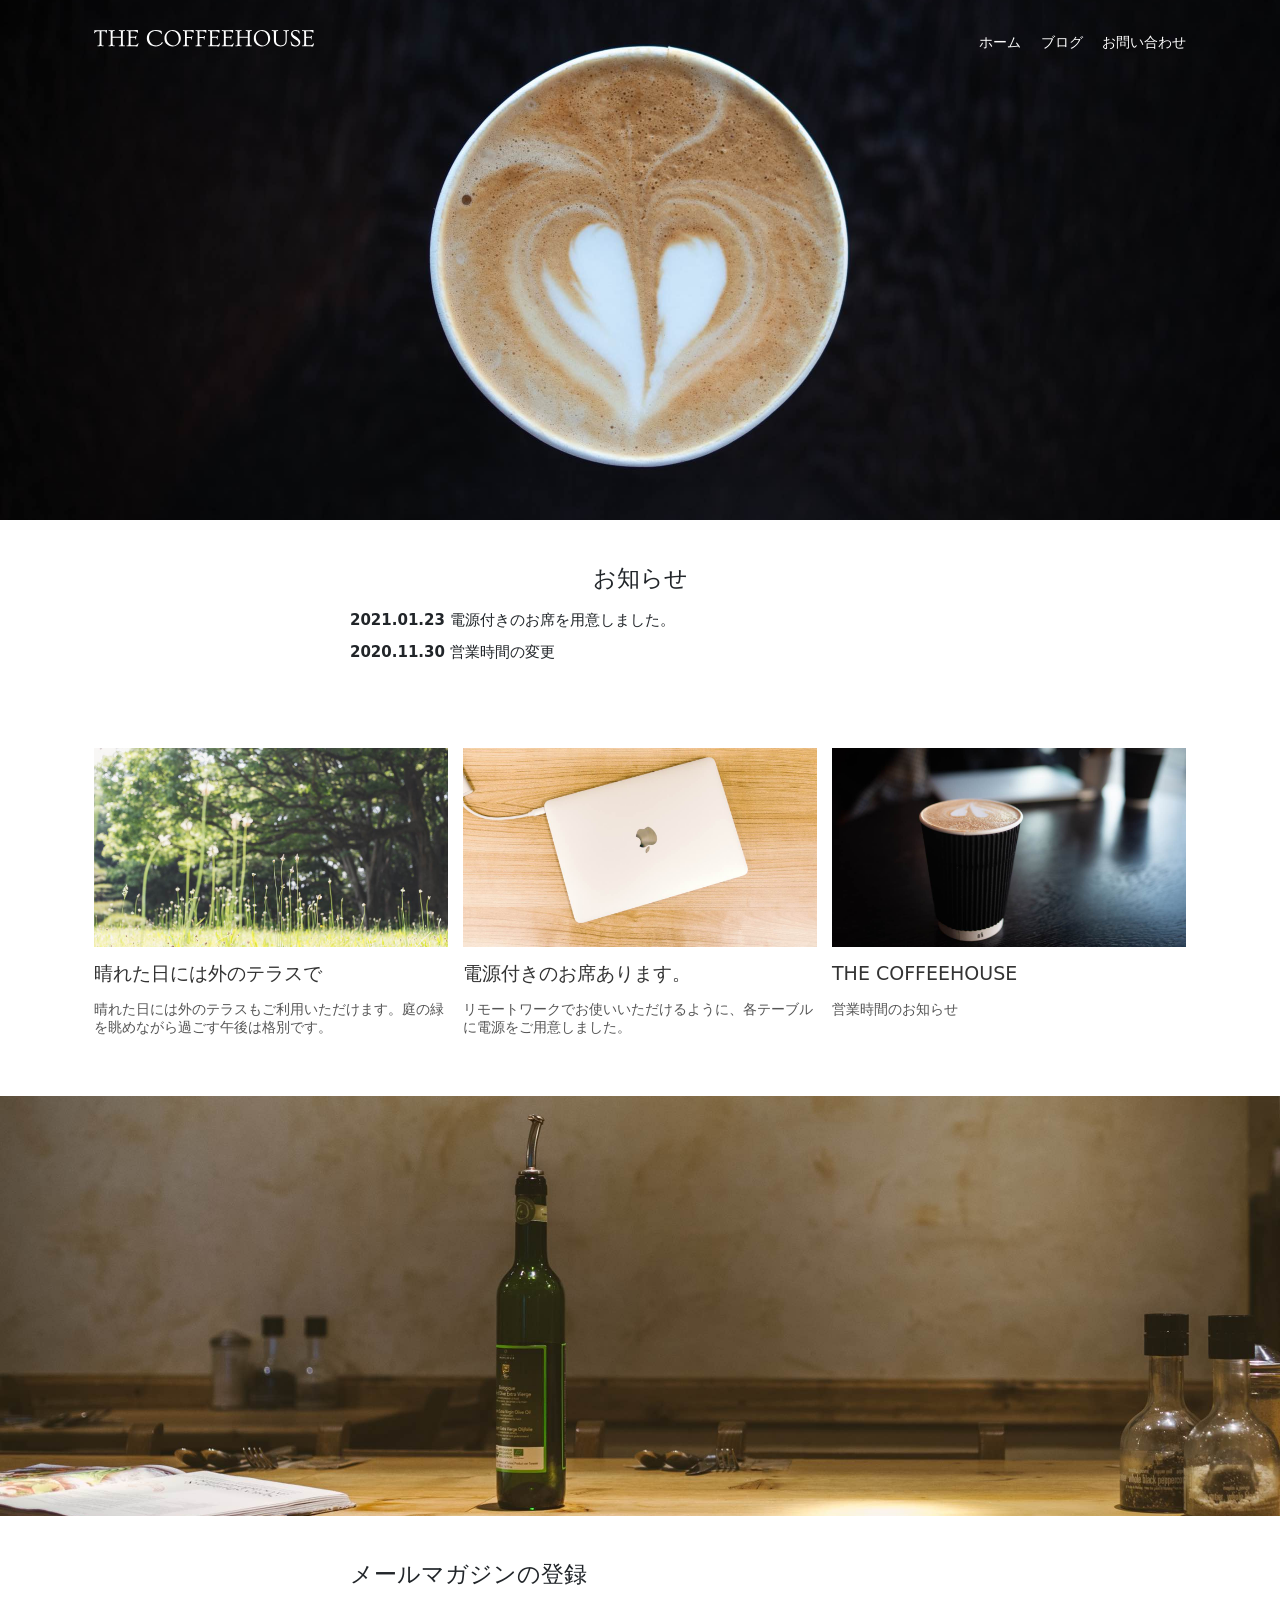
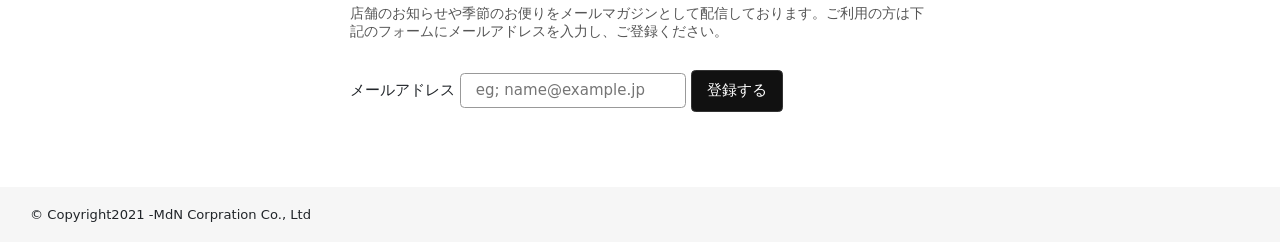
<file: art/index.html>
<!DOCTYPE html>
<html lang="ja">
<head>
    <meta charset="UTF-8">
    <meta http-equiv="X-UA-Compatible" content="IE=edge">
    <meta name="viewport" content="width=device-width, initial-scale=1.0">
    <title>coffee</title>
    <link rel="stylesheet" href="css/reboot.css">
    <link rel="stylesheet" href="css/style.css">
</head>
<body>
    <header>
        <div class="container site-header">
            <h1 class="header-logo site-header-section"><img src="images/thecoffeehouse.svg" alt="The coffeehouse"></h1>
            <!-- ナビゲーション -->
            <nav class="header-nav site-header-section">
                <ul class="">
                    <li class="nav-items"><a href="#">ホーム</a></li>
                    <li class="nav-items"><a href="#">ブログ</a></li>
                    <li class="nav-items"><a href="#">お問い合わせ</a></li>
                </ul>
            </nav>
        </div>
    </header>
    <main>
        <!-- お知らせ -->
        <section id="news" class="container">
            <h2>お知らせ</h2>
            <dl class="news-list">
                <dt>2021.01.23</dt>
                <dd>電源付きのお席を用意しました。</dd>
                <dt>2020.11.30</dt>
                <dd>営業時間の変更</dd>
            </dl>
        </section>
        <section id="blogs" class="container">
            <h2>From The coffeehouse</h2>
            <div class="blog-grid">
                <!-- ブログのアイテム1 -->
                <div class="blog-items">
                    <a href="#">
                        <img src="images/field.jpg" alt="サムネイルイメージ">
                        <h3>晴れた日には外のテラスで</h3>
                        <p>晴れた日には外のテラスもご利用いただけます。庭の緑を眺めながら過ごす午後は格別です。</p>
                    </a>
                </div>
                <!--ブログのアイテム2  -->
                <div class="blog-items">
                    <a href="#">
                        <img src="images/cowork.jpg" alt="サムネイルイメージ">
                        <h3>電源付きのお席あります。</h3>
                        <p>リモートワークでお使いいただけるように、各テーブルに電源をご用意しました。</p>
                    </a>
                </div>
                <!--ブログのアイテム3  -->
                <div class="blog-items">
                    <a href="#">
                        <img src="images/cafe.jpg" alt="サムネイルイメージ">
                        <h3>The CoffeeHouse</h3>
                        <p>営業時間のお知らせ</p>
                    </a>
                </div>
            </div>
        </section>
        <div class="divider"></div>
        <!-- メールマガジンの登録 -->
        <section id="mail-magazine" class="container">
            <h2>メールマガジンの登録</h2>
            <p>店舗のお知らせや季節のお便りをメールマガジンとして配信しております。ご利用の方は下記のフォームにメールアドレスを入力し、ご登録ください。</p>

            <form action="#">
                <label for="mailaddress">メールアドレス</label>
                <input type="email" name="mailaddress" id="mailaddress" placeholder="eg; name@example.jp">
                <input type="submit" value="登録する">
            </form>
        </section>
    </main>
    <!-- フッター -->
    <footer>
        <div class="container">
            <small>&copy; Copyright2021 -MdN Corpration Co., Ltd</small>
        </div>
    </footer>
</body>
</html>
</file>
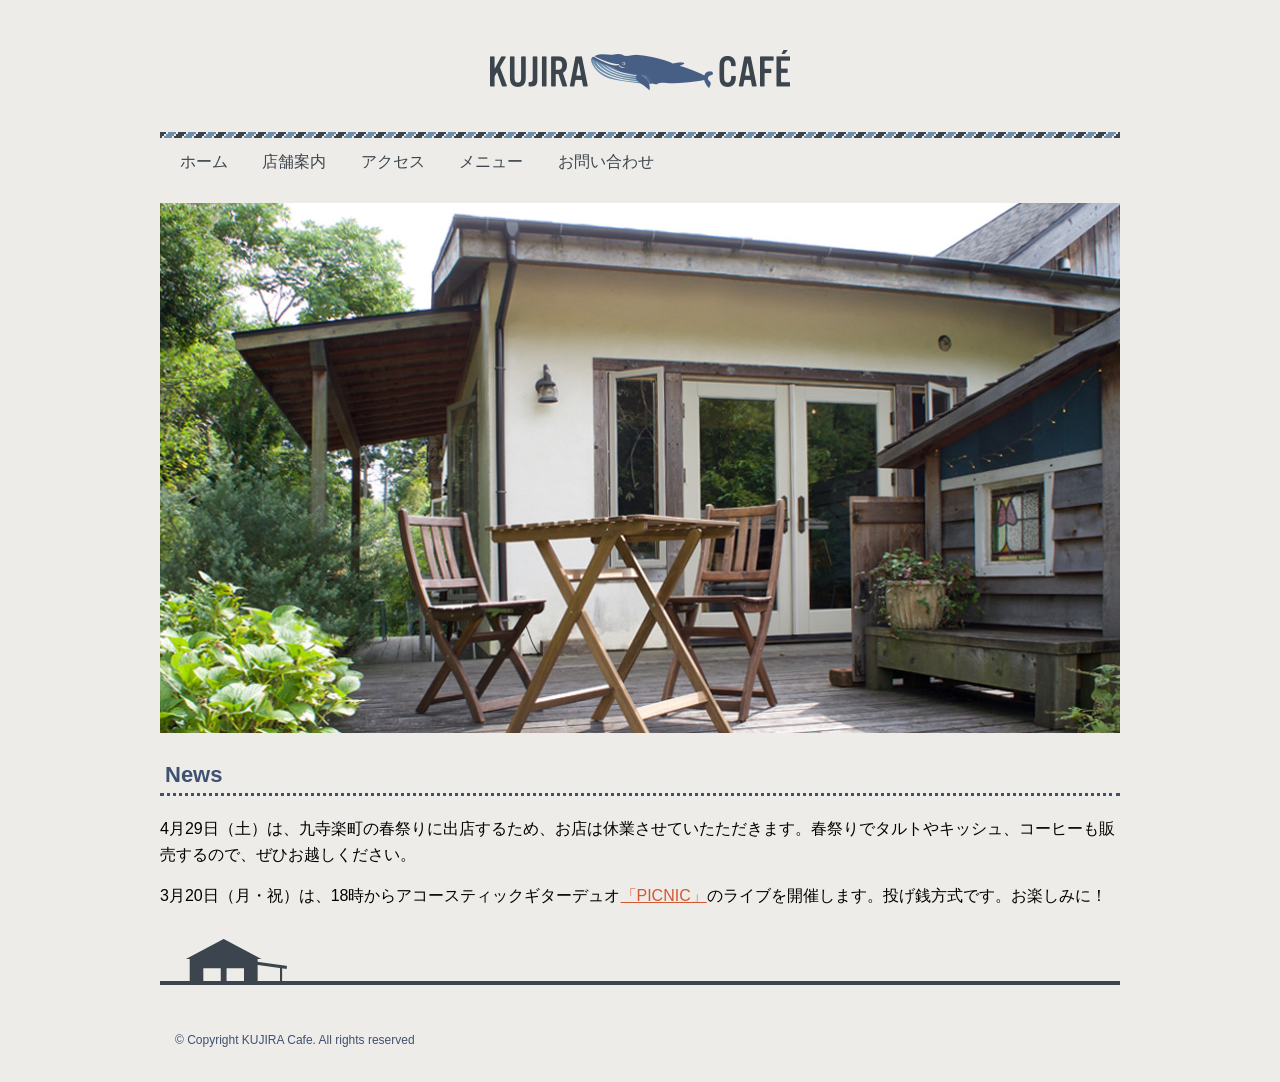
<file: cafe/index.html>
<!DOCTYPE html>
<html lang="ja">
<head>
    <meta charset="UTF-8">
    <meta http-equiv="X-UA-Compatible" content="IE=edge">
    <meta name="viewport" content="width=device-width, initial-scale=1.0">
    <title>KUJIRA Cafeへようこそ</title>
    <link rel="stylesheet" href="css/style.css">
</head>
<body>
    <div class="wrapper">
        <!-- ヘッダー -->
        <header class="header">
            <h1 class="logo"><a href="index.html"><img src="images/logo.png" alt="KUJIRA Cafe"></a></h1>
            <nav class="nav">
                <ul>
                    <li><a href="index.html">ホーム</a></li>
                    <li><a href="about.html">店舗案内</a></li>
                    <li><a href="access.html">アクセス</a></li>
                    <li><a href="menu.html">メニュー</a></li>
                    <li><a href="contact.html">お問い合わせ</a></li>
                </ul>
            </nav>
        </header>
        <!-- ヘッダーここまで -->
        <!-- メイン -->
        <div class="keyvisual">
            <img src="images/keyvisual.jpg" alt="">
        </div>
        <main>
            <h2 id="news">News</h2>
            <p class="new-item">4月29日（土）は、九寺楽町の春祭りに出店するため、お店は休業させていたただきます。春祭りでタルトやキッシュ、コーヒーも販売するので、ぜひお越しください。</p>
            <p class="new-item">3月20日（月・祝）は、18時からアコースティックギターデュオ<a href="http://www.sbcr.jp" target="_blank">「PICNIC」</a>のライブを開催します。投げ銭方式です。お楽しみに！</p>
        </main>
        <!-- メインここまで -->
        <!-- フッター -->
        <footer class="footer">
            <p>&copy; Copyright KUJIRA Cafe. All rights reserved</p>  
        </footer> 
        <!-- フッターここまで -->
    </div>
</body>
</html>
</file>
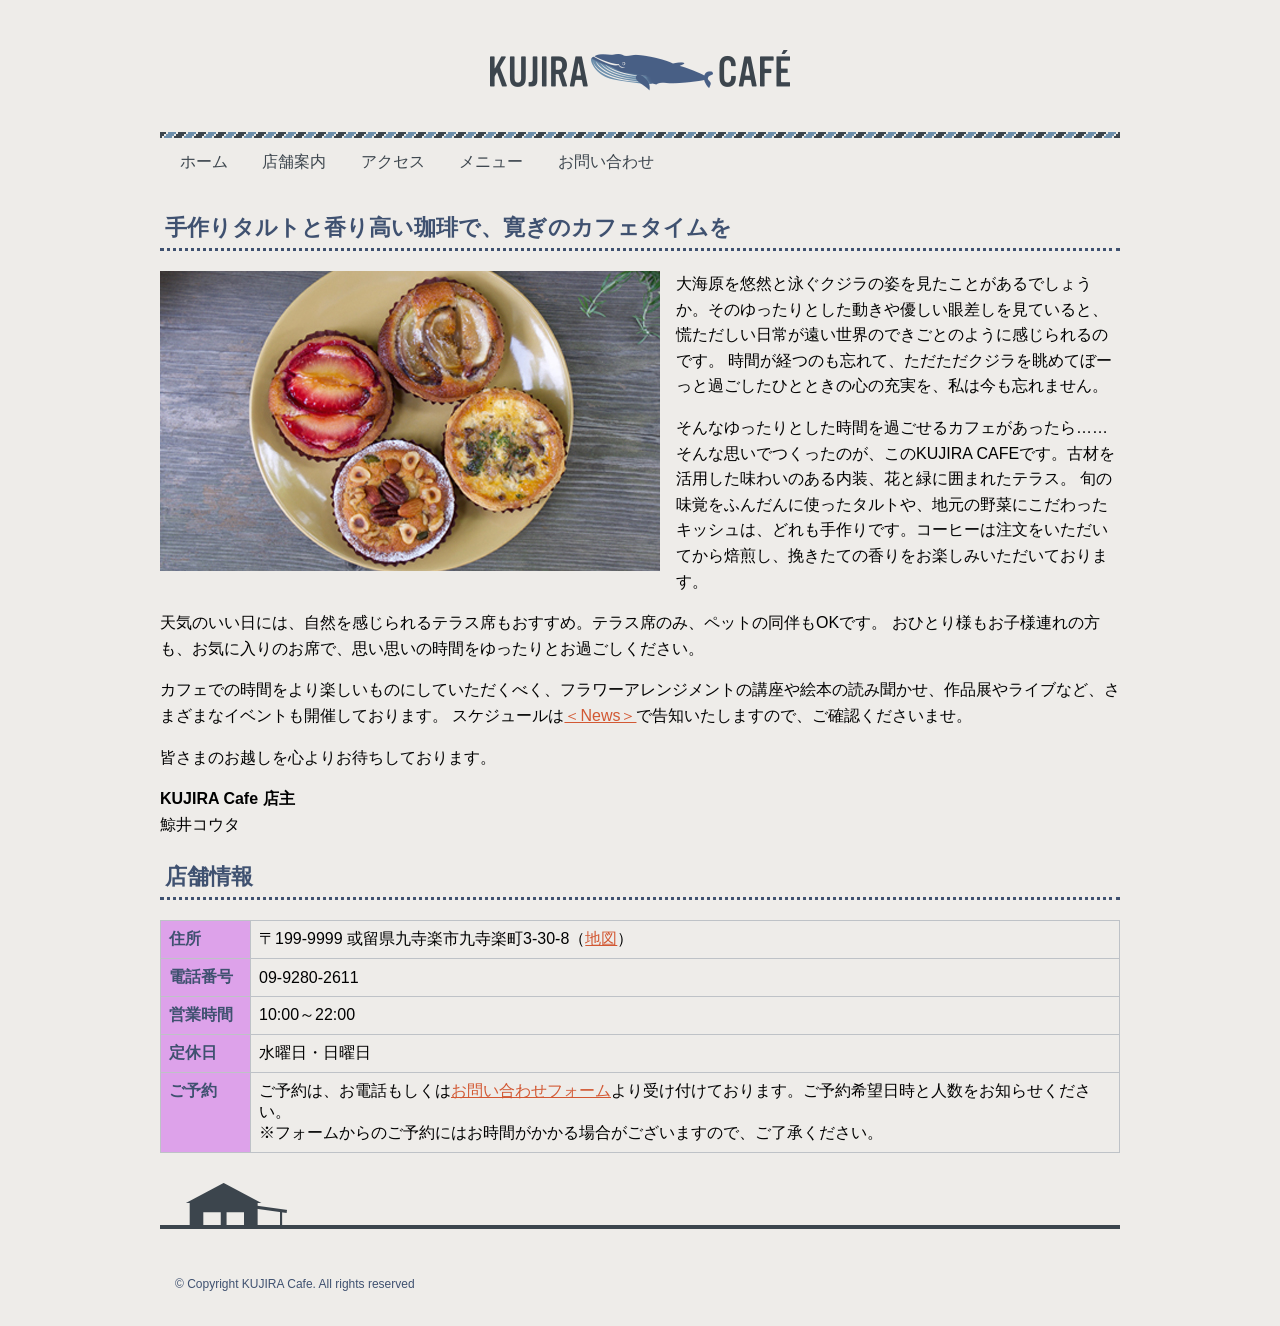
<file: cafe/about.html>
<!DOCTYPE html>
<html lang="ja">
<head>
    <meta charset="UTF-8">
    <meta name="viewport" content="width=device-width, initial-scale=1">
    <meta http-equiv="X-UA-Compatible" content="IE=edge">
    <title>KUJIRA Cafeについて|KUJIRA CAfe</title>
    <link rel="stylesheet" href="css/style.css">
</head>
<body>
    <div class="wrapper">
        <!-- ヘッダー -->
        <header class="header">
            <h1 class="logo"><a href="index.html"><img src="images/logo.png" alt="KUJIRA Cafe"></a></h1>
            <nav class="nav">
                <ul>
                    <li><a href="index.html">ホーム</a></li>
                    <li><a href="about.html">店舗案内</a></li>
                    <li><a href="access.html">アクセス</a></li>
                    <li><a href="menu.html">メニュー</a></li>
                    <li><a href="contact.html">お問い合わせ</a></li>
                </ul>
            </nav>
        </header>
        <!-- ヘッダーここまで -->
        <!-- メイン -->
        <main>
            <h2>手作りタルトと香り高い珈琲で、寛ぎのカフェタイムを</h2>
                <p><img src="images/about-photo.jpg" alt="タルトの写真" class="shop-photo">
                    大海原を悠然と泳ぐクジラの姿を見たことがあるでしょうか。そのゆったりとした動きや優しい眼差しを見ていると、慌ただしい日常が遠い世界のできごとのように感じられるのです。
                    時間が経つのも忘れて、ただただクジラを眺めてぼーっと過ごしたひとときの心の充実を、私は今も忘れません。</p>
                <p>そんなゆったりとした時間を過ごせるカフェがあったら……そんな思いでつくったのが、このKUJIRA CAFEです。古材を活用した味わいのある内装、花と緑に囲まれたテラス。
                        旬の味覚をふんだんに使ったタルトや、地元の野菜にこだわったキッシュは、どれも手作りです。コーヒーは注文をいただいてから焙煎し、挽きたての香りをお楽しみいただいております。</p>
                <p>天気のいい日には、自然を感じられるテラス席もおすすめ。テラス席のみ、ペットの同伴もOKです。
                        おひとり様もお子様連れの方も、お気に入りのお席で、思い思いの時間をゆったりとお過ごしください。</p>
                <p>カフェでの時間をより楽しいものにしていただくべく、フラワーアレンジメントの講座や絵本の読み聞かせ、作品展やライブなど、さまざまなイベントも開催しております。
                    スケジュールは<a href="index.html#news">＜News＞</a>で告知いたしますので、ご確認くださいませ。</p>
                <p>皆さまのお越しを心よりお待ちしております。</p>
                
                <p><strong>KUJIRA Cafe 店主</strong><br> 鯨井コウタ</p>
            <h2 class="clear">店舗情報</h2>
                    <table class="info">
                        <tr>
                            <th>住所</th>
                            <td>〒199-9999 或留県九寺楽市九寺楽町3-30-8（<a href="access.html">地図</a>）</td>
                        </tr>
                        <tr>
                            <th>電話番号</th>
                            <td>09-9280-2611</td>
                        </tr>
                        <tr>
                            <th>営業時間</th>
                            <td>10:00～22:00</td>
                        </tr>
                        <tr>
                            <th>定休日</th>
                            <td>水曜日・日曜日</td>
                        </tr>
                        <tr>
                            <th>ご予約</th>
                            <td>
                                ご予約は、お電話もしくは<a href="contact.html">お問い合わせフォーム</a>より受け付けております。ご予約希望日時と人数をお知らせください。<br>
                                ※フォームからのご予約にはお時間がかかる場合がございますので、ご了承ください。
                            </td>
                        </tr>
                    </table>
        </main>
        <!-- メインここまで -->
        <!-- フッター -->
        <footer class="footer">
            <p>&copy; Copyright KUJIRA Cafe. All rights reserved</p>  
        </footer> 
        <!-- フッターここまで -->
    </div>
</body>
</html>
</file>
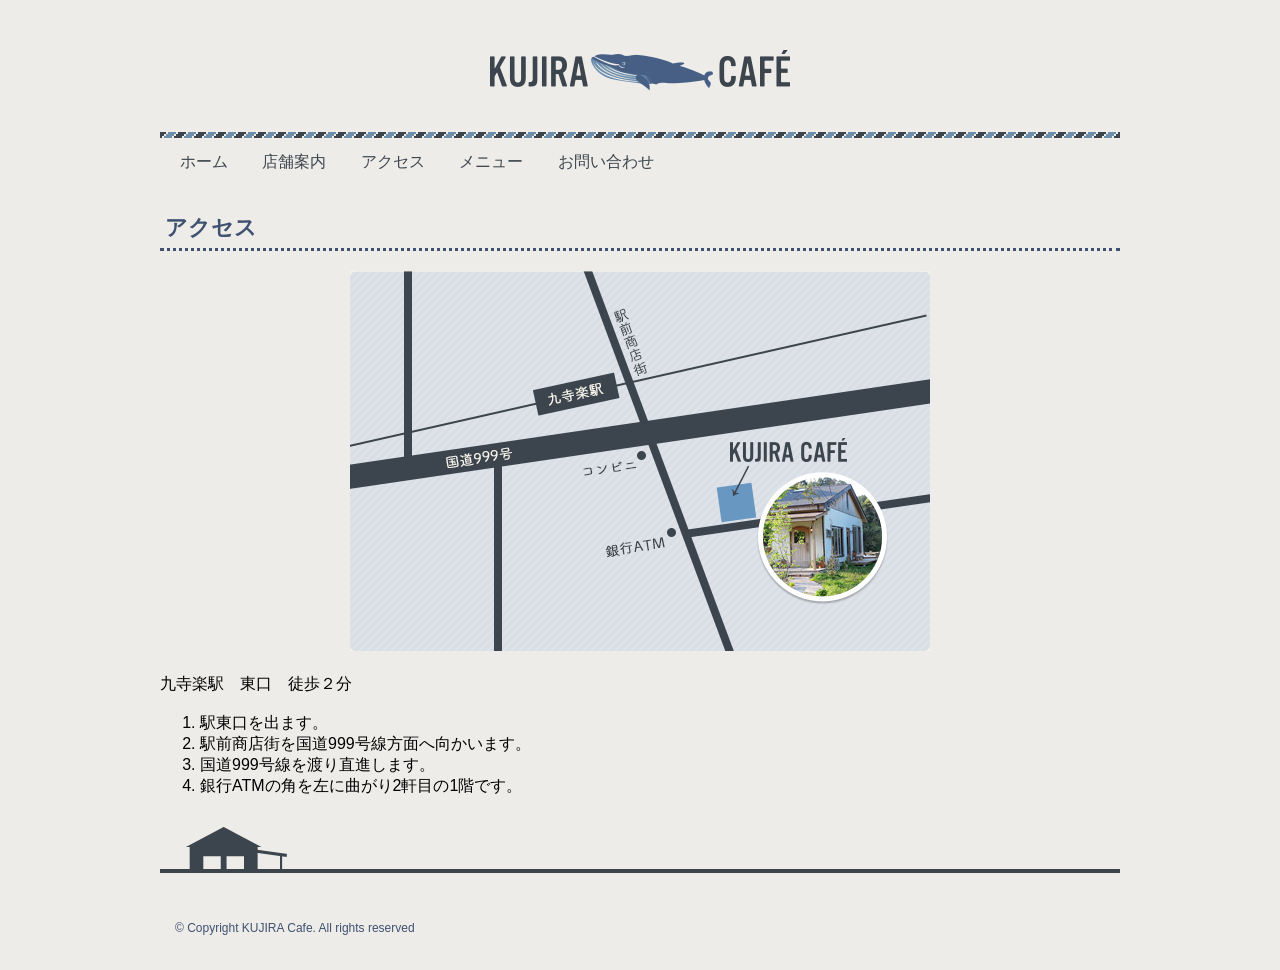
<file: cafe/access.html>
<!DOCTYPE html>
<html lang="ja">
<head>
    <meta charset="UTF-8">
    <meta http-equiv="X-UA-Compatible" content="IE=edge">
    <meta name="viewport" content="width=device-width, initial-scale=1.0">
    <title>アクセス |KUJIRA CAfe</title>
    <link rel="stylesheet" href="css/style.css">
</head>
<body>
    <div class="wrapper">
        <!-- ヘッダー -->
        <header class="header">
            <h1 class="logo"><a href="index.html"><img src="images/logo.png" alt="KUJIRA Cafe"></a></h1>
            <nav class="nav">
                <ul>
                    <li><a href="index.html">ホーム</a></li>
                    <li><a href="about.html">店舗案内</a></li>
                    <li><a href="access.html">アクセス</a></li>
                    <li><a href="menu.html">メニュー</a></li>
                    <li><a href="contact.html">お問い合わせ</a></li>
                </ul>
            </nav>
        </header>
        <!-- ヘッダーここまで -->
        <!-- メイン -->
        <main>
            <h2>アクセス</h2>
            <div class="map"><img src="images/map.png" alt="地図"></div>
            <p>九寺楽駅　東口　徒歩２分</p>
            <ol>
                <li>駅東口を出ます。</li>
                <li>駅前商店街を国道999号線方面へ向かいます。</li>
                <li>国道999号線を渡り直進します。</li>
                <li>銀行ATMの角を左に曲がり2軒目の1階です。</li>
            </ol>
        </main>
        <!-- メインここまで -->
        <!-- フッター -->
        <footer class="footer">
            <p>&copy; Copyright KUJIRA Cafe. All rights reserved</p>  
        </footer> 
        <!-- フッターここまで -->
    </div>
</body>
</html>
</file>
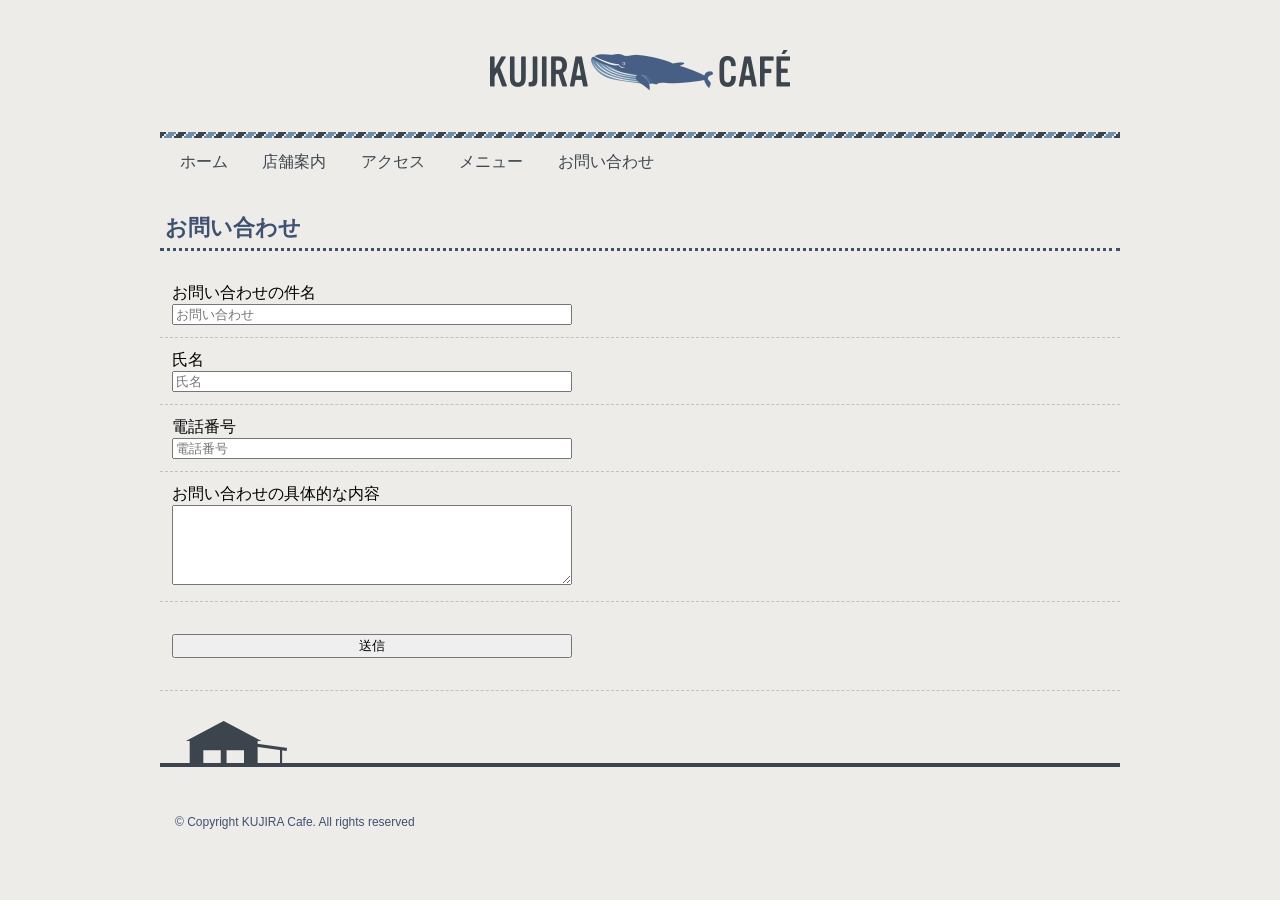
<file: cafe/contact.html>
<!DOCTYPE html>
<html lang="ja">
<head>
    <meta charset="UTF-8">
    <meta http-equiv="X-UA-Compatible" content="IE=edge">
    <meta name="viewport" content="width=device-width, initial-scale=1.0">
    <title>お問い合わせ |KUJIRA CAfe</title>
    <link rel="stylesheet" href="css/style.css">
</head>
<body>
    <div class="wrapper">
        <!-- ヘッダー -->
        <header class="header">
            <h1 class="logo"><a href="index.html"><img src="images/logo.png" alt="KUJIRA Cafe"></a></h1>
            <nav class="nav">
                <ul>
                    <li><a href="index.html">ホーム</a></li>
                    <li><a href="about.html">店舗案内</a></li>
                    <li><a href="access.html">アクセス</a></li>
                    <li><a href="menu.html">メニュー</a></li>
                    <li><a href="contact.html">お問い合わせ</a></li>
                </ul>
            </nav>
        </header>
        <!-- ヘッダーここまで -->
        <!-- メイン -->
        <main>
            <h2>お問い合わせ</h2>
            <form method="POST" action="result.html">
                <div>
                    お問い合わせの件名<br>
                    <input type="text" name="subject" placeholder="お問い合わせ">
                </div>
                <div>
                    氏名<br>
                    <input type="text" name="name" placeholder="氏名">
                </div>
                <div>
                    電話番号<br>
                    <input type="text" name="phone" placeholder="電話番号">
                </div>
                <div>
                    お問い合わせの具体的な内容<br>
                    <textarea name="message"></textarea>
                </div>
                <div>
                    <input type="submit" name="submit" value="送信">
                </div>
            </form>
        </main>
        <!-- メインここまで -->
        <!-- フッター -->
        <footer class="footer">
            <p>&copy; Copyright KUJIRA Cafe. All rights reserved</p>  
        </footer> 
        <!-- フッターここまで -->
    </div>
</body>
</html>
</file>
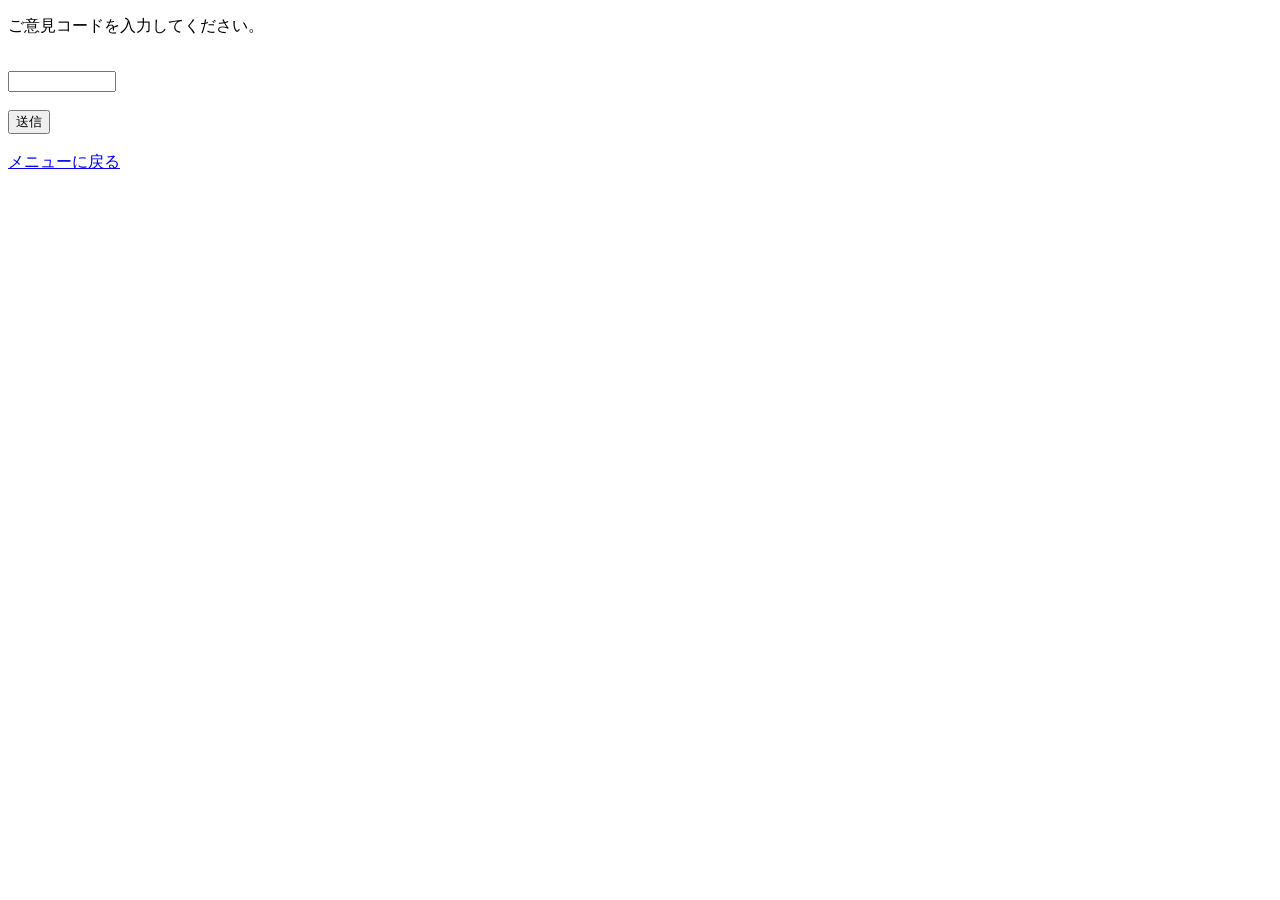
<file: cafe/kensaku.html>
<!DOCTYPE html>
<html lang="ja">
<head>
    <meta charset="UTF-8">
    <meta http-equiv="X-UA-Compatible" content="IE=edge">
    <meta name="viewport" content="width=device-width, initial-scale=1.0">
    <title>Document</title>
</head>
<body>
    <form method="post" action="kensaku.php">
        <p>ご意見コードを入力してください。</p><br>
        <input name="code" type="text" style="width:100px"><br><br>
        <input type="submit" value="送信">
    </form>
    <br><a href="make.html">メニューに戻る</a>
</body>
</html>
</file>
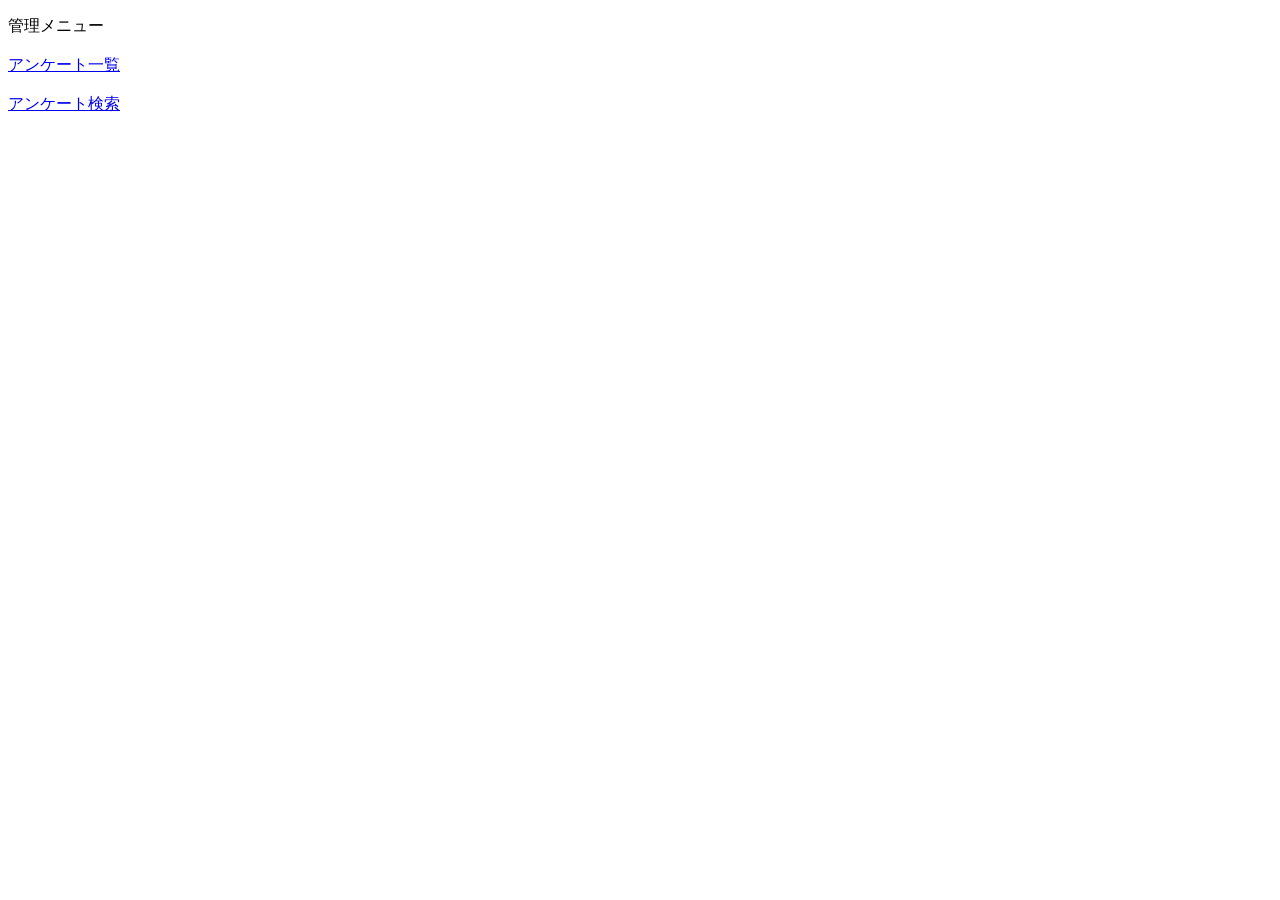
<file: cafe/make.html>
<!DOCTYPE html>
<html lang="ja">
<head>
    <meta charset="UTF-8">
    <meta http-equiv="X-UA-Compatible" content="IE=edge">
    <meta name="viewport" content="width=device-width, initial-scale=1.0">
    <title>Document</title>
</head>
<body>
    <p>管理メニュー<br><br>
        <a href="ichiran.php">アンケート一覧</a><br><br>
        <a href="kensaku.html">アンケート検索</a><br><br>

    </p>
</body>
</html>
</file>
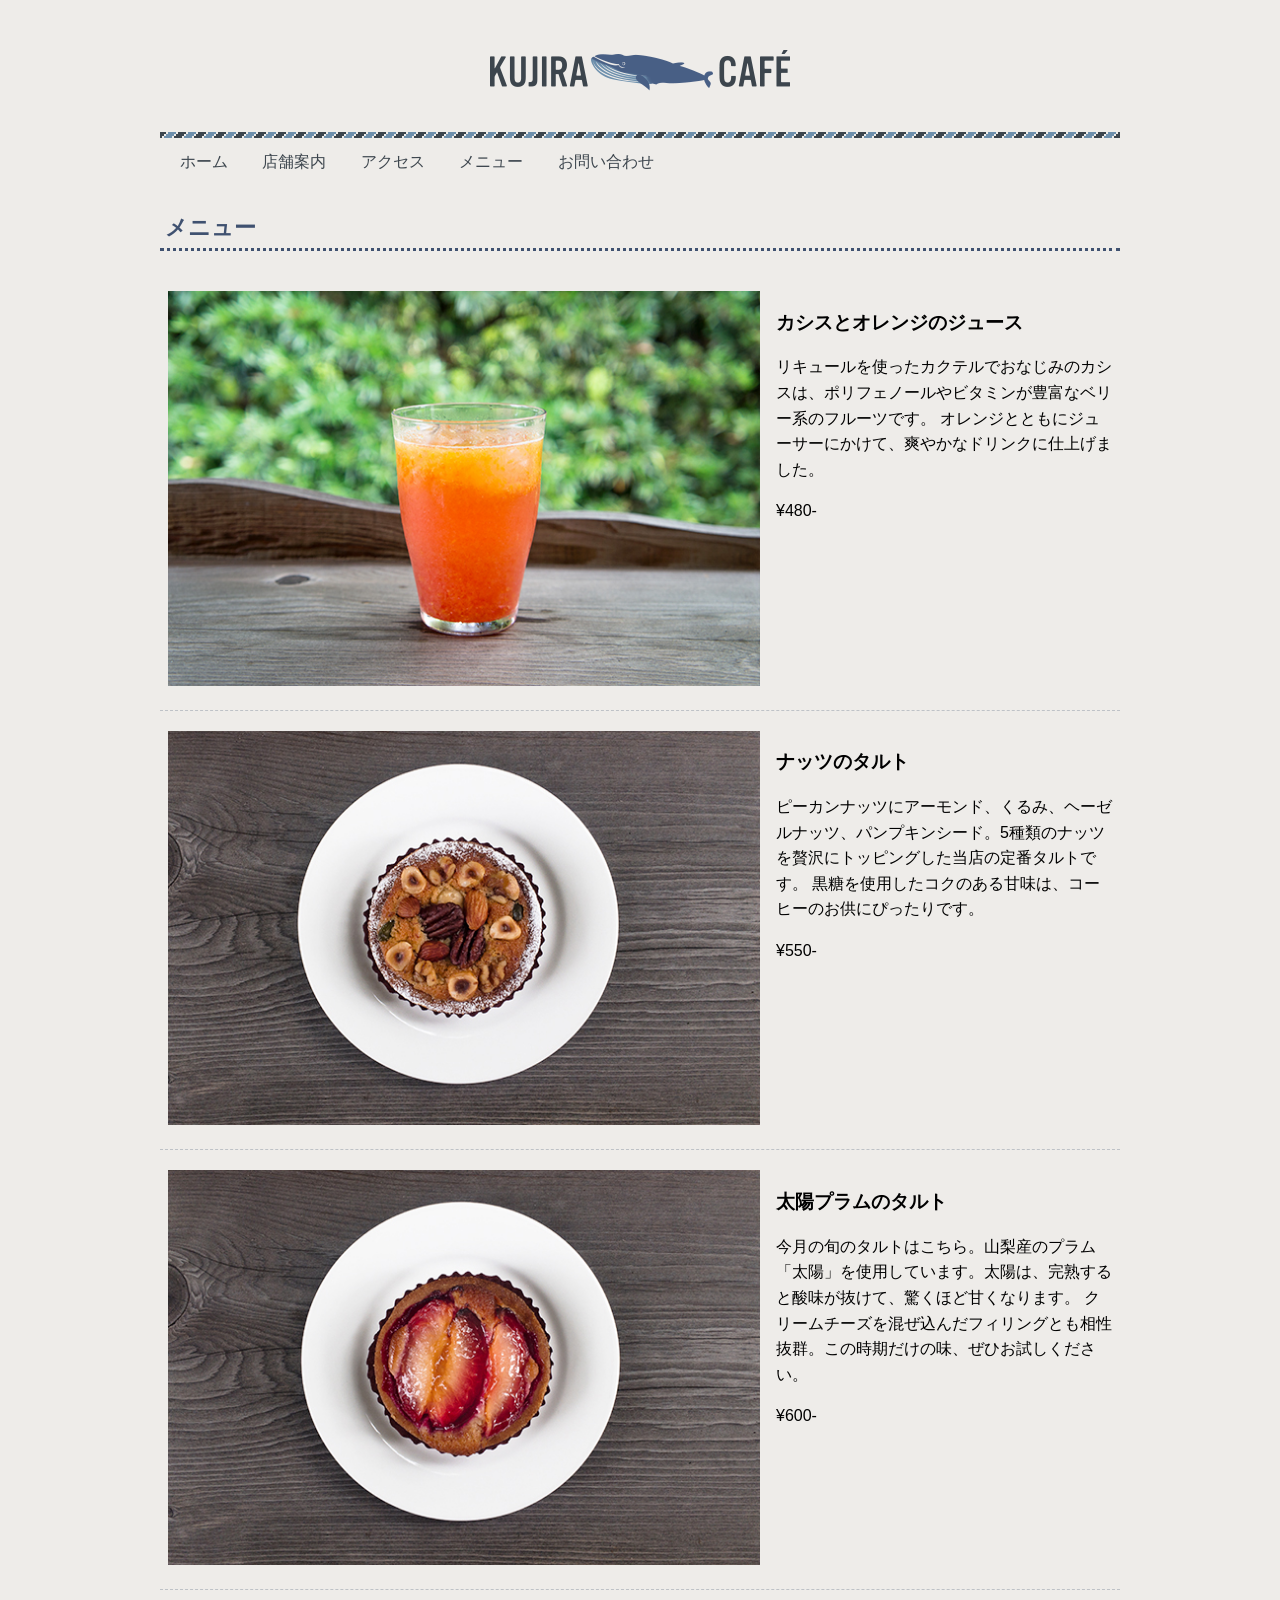
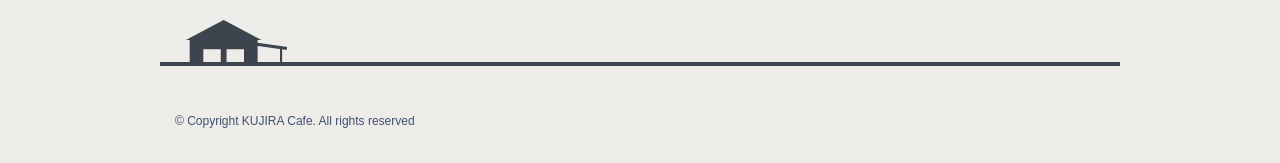
<file: cafe/menu.html>
<!DOCTYPE html>
<html lang="ja">
<head>
    <meta charset="UTF-8">
    <meta http-equiv="X-UA-Compatible" content="IE=edge">
    <meta name="viewport" content="width=device-width, initial-scale=1.0">
    <title>メニュー |KUJIRA CAfe</title>
    <link rel="stylesheet" href="css/style.css">
</head>
<body>
    <div class="wrapper">
        <!-- ヘッダー -->
        <header class="header">
            <h1 class="logo"><a href="index.html"><img src="images/logo.png" alt="KUJIRA Cafe"></a></h1>
            <nav class="nav">
                <ul>
                    <li><a href="index.html">ホーム</a></li>
                    <li><a href="about.html">店舗案内</a></li>
                    <li><a href="access.html">アクセス</a></li>
                    <li><a href="menu.html">メニュー</a></li>
                    <li><a href="contact.html">お問い合わせ</a></li>
                </ul>
            </nav>
        </header>
        <!-- ヘッダーここまで -->
        <!-- メイン -->
        <main>
            <h2>メニュー</h2>
            <div class="menu-block">
                <div class="menu-item">
                    <div class="menu-photo">
                        <img src="images/menu-photo1.jpg" alt="">
                    </div>
                    <div class="menu-text">
                        <h3>カシスとオレンジのジュース</h3>
                        <p>リキュールを使ったカクテルでおなじみのカシスは、ポリフェノールやビタミンが豊富なベリー系のフルーツです。
                            オレンジとともにジューサーにかけて、爽やかなドリンクに仕上げました。</p>
                        <p>&yen;480-</p>
                    </div>
                </div>

                <div class="menu-item">
                    <div class="menu-photo">
                        <img src="images/menu-photo2.jpg" alt="">
                    </div>
                    <div class="menu-text">
                        <h3>ナッツのタルト</h3>
                        <p>ピーカンナッツにアーモンド、くるみ、ヘーゼルナッツ、パンプキンシード。5種類のナッツを贅沢にトッピングした当店の定番タルトです。
                            黒糖を使用したコクのある甘味は、コーヒーのお供にぴったりです。</p>
                        <p>&yen;550-</p>
                    </div>
                </div>

                <div class="menu-item">
                    <div class="menu-photo">
                        <img src="images/menu-photo3.jpg" alt="">
                    </div>
                    <div class="menu-text">
                        <h3>太陽プラムのタルト</h3>
                        <p>今月の旬のタルトはこちら。山梨産のプラム「太陽」を使用しています。太陽は、完熟すると酸味が抜けて、驚くほど甘くなります。
                            クリームチーズを混ぜ込んだフィリングとも相性抜群。この時期だけの味、ぜひお試しください。</p>
                        <p>&yen;600-</p>
                    </div>
                </div>

            </div>
        </main>
        <!-- メインここまで -->
        <!-- フッター -->
        <footer class="footer">
            <p>&copy; Copyright KUJIRA Cafe. All rights reserved</p>  
        </footer> 
        <!-- フッターここまで -->
    </div>
</body>
</html>
</file>
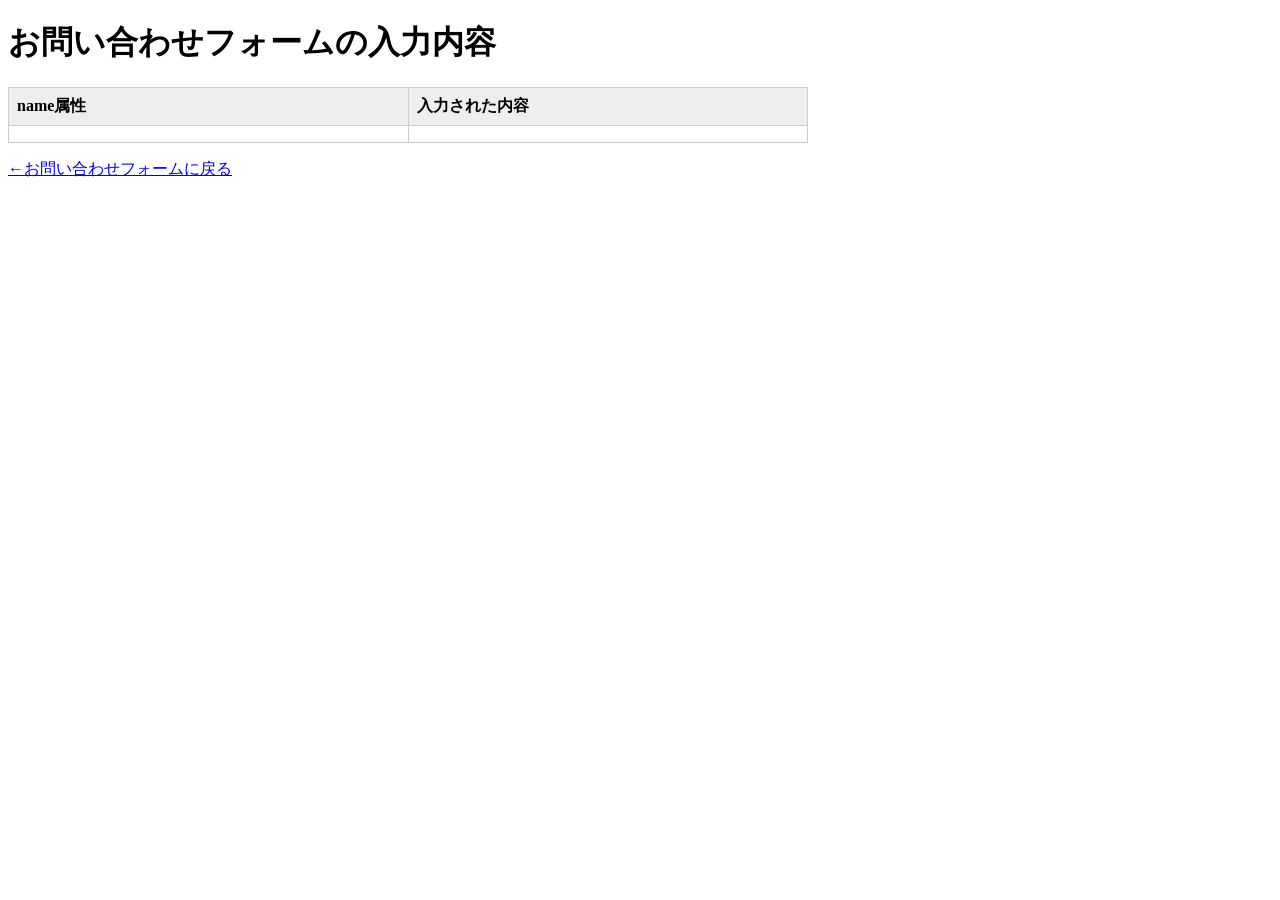
<file: cafe/result.html>
<!doctype html>
<html>
<head>
<meta charset="UTF-8">
<meta name="viewport" content="width=device-width, initial-scale=1">
<title>お問い合わせの入力内容</title>
<style>
#result {
	border: 1px solid #cccccc;
	border-collapse: collapse;
	width: 100%;
	max-width: 800px;
}
th, td {
	padding: 0.5em;
	border: 1px solid #cccccc;
	text-align: left;
	vertical-align: top;
}
th {
	width: 100px;
	background-color: #eeeeee;
}
</style>

</head>
<body>
<h1>お問い合わせフォームの入力内容</h1>
<table id="result">
	<tbody id="test">
	<tr><th>name属性</th><th>入力された内容</th></tr>
	</tbody>
</table>
<p><a href="contact.html">←お問い合わせフォームに戻る</a></p>

<script>
'use strict';

{
	window.addEventListener('DOMContentLoaded', function(){
		var params = decodeURI(location.search);
		params = params.substring(1);
		var paramArray = [];
		paramArray = params.split("&");
		var tableContent = "";
		paramArray.forEach(function(item, index){
			var keyValue = [];
			keyValue = item.split("=");
			var tr = document.createElement("tr");
			var tdName = document.createElement("td");
			tdName.textContent = keyValue[0];
			var tdValue = document.createElement("td");
			tdValue.textContent = keyValue[1];
			tr.appendChild(tdName);
			tr.appendChild(tdValue);
			var e = document.getElementById("test");
			e.appendChild(tr);
		});
	});
}
</script>
</body>
</html>
</file>
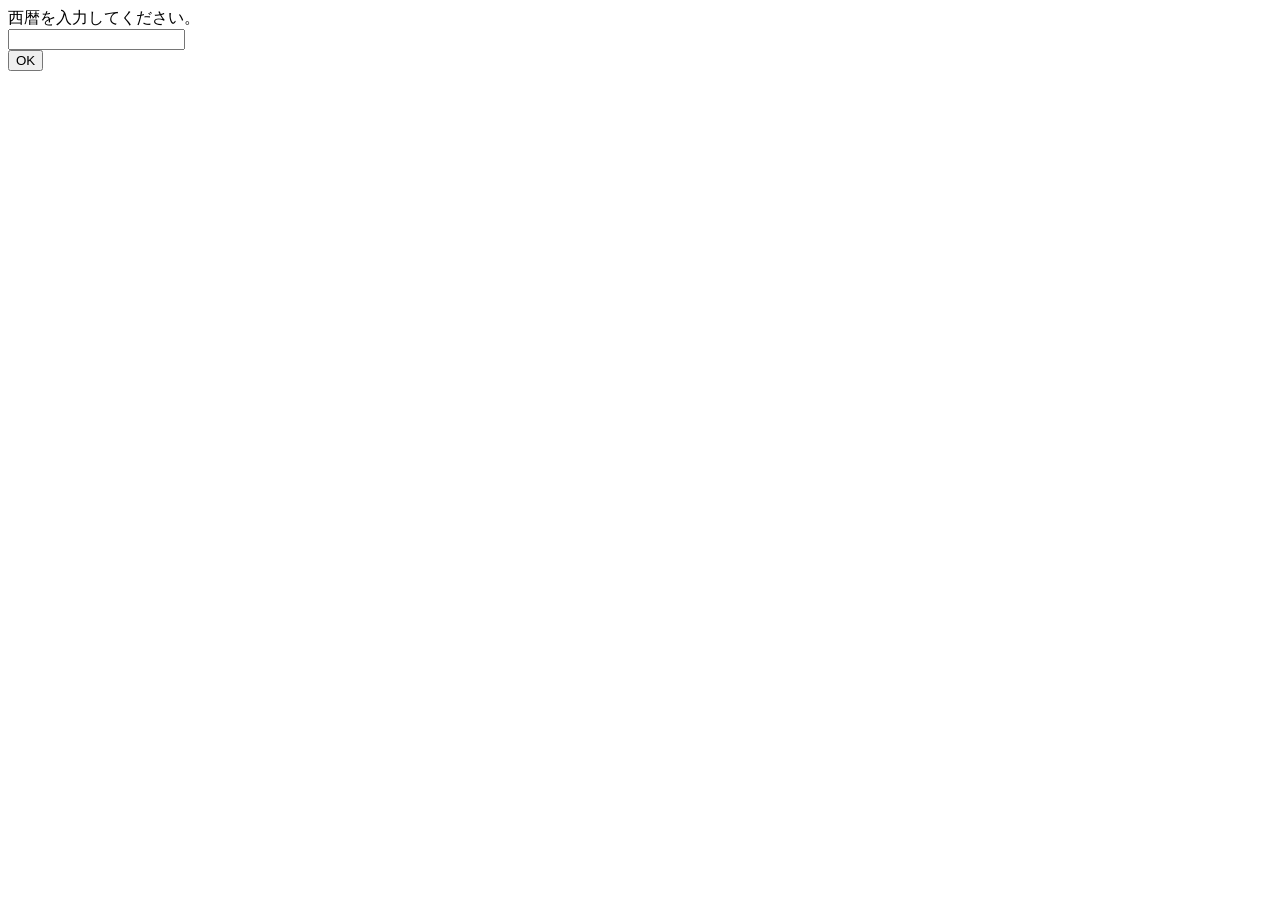
<file: kansu/shun.html>
<!DOCTYPE html>
<html lang="ja">
<head>
    <meta charset="UTF-8">
    <meta http-equiv="X-UA-Compatible" content="IE=edge">
    <meta name="viewport" content="width=device-width, initial-scale=1.0">
    <title>作品集</title>
</head>
<body>
    <form method="post" action="shun.php">
        西暦を入力してください。<br>
        <input type="text" name="seireki"><br>
        <input type="submit" value="OK">        
    </form>
    
</body>
</html>
</file>
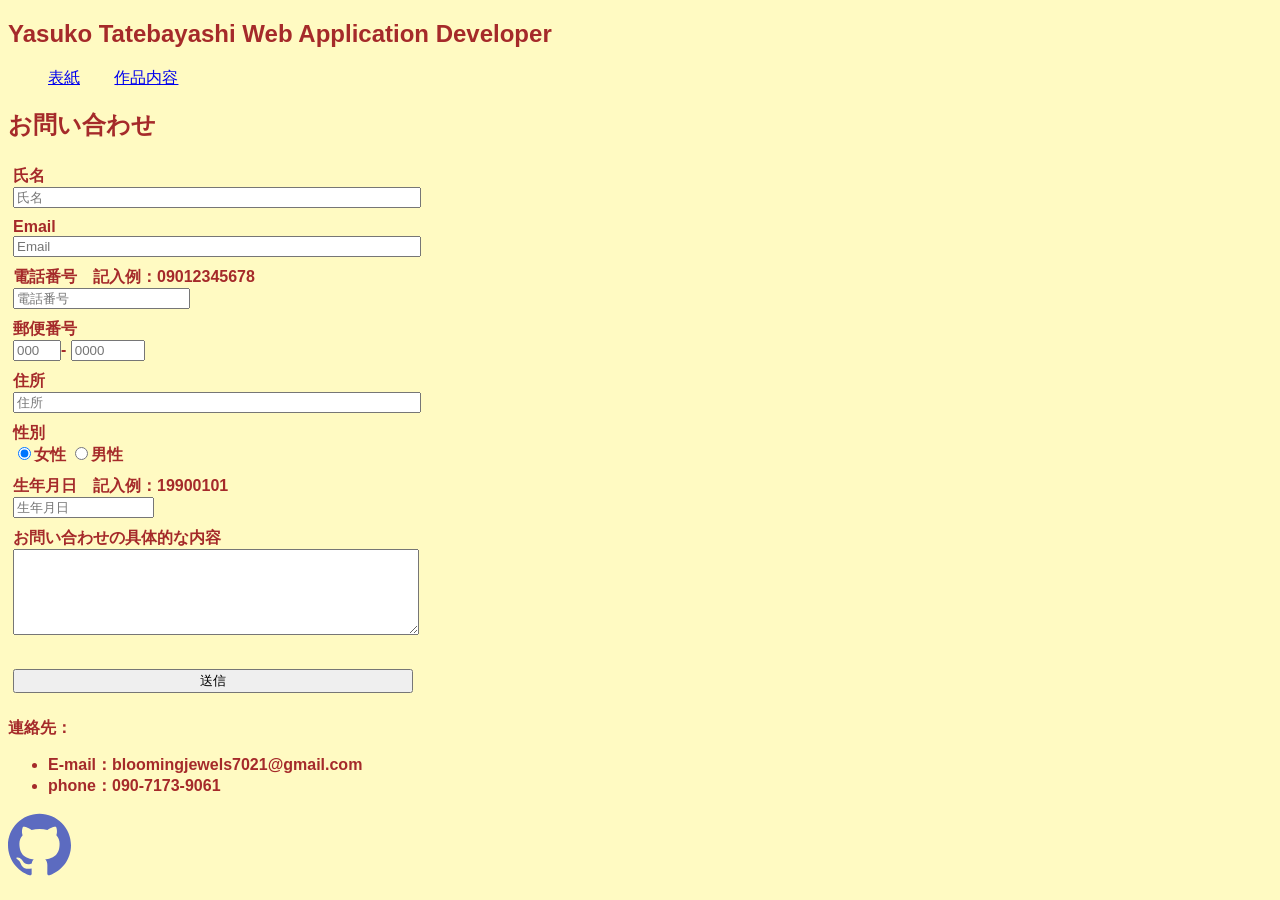
<file: profile/contact.html>
<!DOCTYPE html>
<html lang="en">
<head>
    <meta charset="UTF-8">
    <meta http-equiv="X-UA-Compatible" content="IE=edge">
    <meta name="viewport" content="width=device-width, initial-scale=1.0">
    <title>作品集</title>
    <link rel="stylesheet" href="css/style2.css">
</head>
<body>
    <header class="title">
        <h2 class="name-a">Yasuko Tatebayashi Web Application Developer</h2>
        <nav class="nav">
            <ul>
                <li><a href="index.html">表紙</a></li>
                <li> <a href="profile.html">作品内容</a></li>
            </ul>
        </nav>
    </header>
    <main>
        <h2 class="name-a">お問い合わせ</h2>
        <form method="POST" action="check2.php">
            <div class="name-d">
                氏名<br>
                <input type="text" name="name" placeholder="氏名">
            </div>
            <div class="name-d">
                Email<br>
                <input type="text" name="email" placeholder="Email">
            </div>
            <div class="name-d">
                電話番号　記入例：09012345678<br>
                <input type="text" name="phone" placeholder="電話番号">
            </div>
            <div class="name-d">
                郵便番号<br>
                <input type="text" name="postal1" placeholder="000">-
                <input type="text" name="postal2" placeholder="0000">
            </div>
            <div class="name-d">
                住所<br>
                <input type="text" name="address" placeholder="住所">
            </div>
            <div class="name-d">
                性別<br>
                <input type="radio" name="gendar" value="ladys" checked>女性
                <input type="radio" name="gendar" value="mens">男性
            </div>
            <div class="name-d">
                生年月日　記入例：19900101<br>
                <input type="text" name="birth" placeholder="生年月日">
            </div>
            <div class="name-d">
                お問い合わせの具体的な内容<br>
                <textarea name="content"></textarea>
            </div>
            <div>
                <input type="submit" name="submit" value="送信">
            </div>
        </form>
        <section>
            <div class="menu">
                連絡先：
                <ul>
                    <li>E-mail：bloomingjewels7021@gmail.com</li>
                    <li>phone：090-7173-9061</li> 
                </ul>
            </div>
            <a href class="">
                <p id="my-aicon"><img src="images/github (2).svg" alt="githubアイコン"></p>
            </a>
        </section>
    </main>
    
</body>
</html>
</file>
<file: art/css/style.css>
@charset "UTF-8";

:root {
    font-size: 15px;
    line-height: 25px;
}

body {
    line-height: 1.6666667em;
}

a {
    color: #333333;
    text-decoration: none;
}

a:hover {
    color:#FFCC00;
}

a img {
    border: none;
}

h2 {
    font-size: 1.5333333rem;
    margin: 0 0 1rem;
}

h3 {
    font-size: 1.2666667rem;
    margin: 0 0 1rem;
    text-transform: uppercase;
}

p {
    font-size: 1rem;
    margin: 0 0 1rem;
}

img {
    width: 100%;
    max-width: 100%;
    border: none;
}

.container {
    padding: 1rem 2rem;
    max-width: 100%;
}

header {
    background-image: url(../images/coffee.jpg);
    background-repeat: no-repeat;
    background-size: cover;
    background-position: center center;
    height:520px;
}

.header-nav ul {
    list-style: none;
    list-style-position: outside;
    margin: 1rem 0;
    padding: 0;
    font-size: 0.9rem;
}

.site-header-section li {
    display: inline;
    margin: 0 1rem 0 0;
}

.header-nav a {
    color: #FFFFFF;
}

section {
    margin: 2rem 0;
}

#blogs h2 {
    display: none;
}

.blog-items img {
    margin: 0 0 1rem;
    max-width: 100%;
    height:auto;
}

.blog-items h3 {
    color: #333333;
}

.blog-items p {
    font-size: 0.9rem;
    line-height: 1.35;
    color: #555555;
}

.divider {
    width: 100%;
    height:420px;
    background-image: url(../images/tabletop.jpg);
    background-size: cover;
    background-position: center center;
}

#mail-magazine p {
    font-size: 0.9rem;
    line-height: 1.35;
    color: #555555;
}

#mail-magazine form {
    margin: 2rem 0;
}
input[type=email] {
    border-radius: 0.3rem;
    border: 1px solid #999999;
    line-height: 1;
    padding: 0.5rem 1rem;
}

input[type=submit] {
    border-radius: 0.3rem;
    border: 1px solid #333333;
    background-color: #111111;
    color: #FFFFFF;
    padding: 0.5rem 1rem;
}

footer {
    background-color: #F6F6F6;
}

@media(min-width:768px) {
    .site-header{
        display: flex;
        justify-content: space-between;
        max-width: 90%;
        margin:0 auto;
    }

    .site-header-section {
        display: flex;
        align-items: center;
    }

    .site-header-section li {
        margin:0 0 0 1rem;
    }

    #news[class="container"] {
        max-width: 50%;
        margin: 2rem auto;
    }

    #news h2 {
        text-align: center;
    }

    .news-list {
        display: grid;
        grid-template-rows: 1fr 1fr;
        grid-template-columns: 100px 1fr;
    }

    #blogs[class="container"] {
        max-width: 90%;
        margin:2rem auto;
    }

    .blog-grid {
        display: grid;
        grid-auto-rows: 1fr;
        grid-template-columns: 1fr 1fr 1fr;
        grid-column-gap: 1rem;
    }

    #mail-magazine[class="container"] {
        max-width: 50%;
        margin: 2rem auto;
    }

    #mail-magagine h2 {
        text-align: center;
    }
    #mail-magagine p {
        font-size: 1.1rem;
    }

    #mail-magagine form {
        text-align: center;
    }
}
</file>
<file: cafe/css/style.css>
@charset "UTF-8";

/*　すべてのwebページに適用する */
html {
    font-family: sans-serif;
}

html * {
    box-sizing: border-box;
}

body {
    margin: 0 0 0 0;
    background-color: #eeece9;
 }

.wrapper {
    margin: 0 auto 0 auto;
    max-width: 960px;
}

h2 {
    color: #3f5170;
    font-size: 22px;
    border-bottom: 3px dotted #3f5170;
    margin-top: 20px;
    margin-right: 0px;
    margin-bottom: 20px;
    margin-left: 0px;
    padding-top: 5px;
    padding-right: 5px;
    padding-bottom: 5px;
    padding-left: 5px;
}

p {
    line-height: 1.6;
}

a:link {
    color: #d25833;
}

a:visited {
    color: #d25833;
}

a:hover {
    color: #e3937a;
}

a:active {
    color: #ff6a3b;
}

/*　すべてのページに適用。ヘッダー　*/
.logo {
    margin: 50px 0 40px 0;
    line-height: 0;
    text-align: center;
}

.nav li {
    display: inline;
    list-style-type: none;
    padding-right: 30px;
}

.nav ul {
    margin: 0 0 0 0;
    padding: 20px 10px 15px 20px;
    background-image: url(../images/menu-bg.png);
    background-repeat: repeat-x;
}

.nav a:link {
    color: #3c454d;
    text-decoration: none;
}

.nav a:visited {
    color: #3c454d;
    text-decoration: none;
}

.nav a:hover {
    color: #7b8dac;
    text-decoration: none;
}

.nav a:active {
    color: #7b8dac;
    text-decoration: none;
}

img {
    max-width: 100%;
    height: auto;
}

/*　すべてのページに適用　フッター　*/
.footer {
    background-image: url(../images/footer-bg.png);
    background-repeat: no-repeat;
    margin-top: 30px;
    padding: 80px 15px 20px 15px;
    font-size: 12px;
    color: #3f5170;
}

/*　個別のスタイル　*/
/* index.html */
.keyvisual {
    margin: 15px 0 0 0;
}

.news-item {
    margin: 0;
}

/* about html */
.shop-photo {
    float: left;
    padding: 0 1em 1em 0;
}

.clear {
    clear: both;
}

/* テーブル */
.info {
    border-collapse: collapse;
}

.info th, .info td {
    padding: 8px;
    border: 1px solid #bec2c7;
    text-align: left;
}

.info th {
    background-color: #dda2ea;
    width: 90px;
    color: #3f5170;
    vertical-align: top;
}

/* menu-html */
.menu-item {
    display: flex;
    border-bottom: 1px dashed #bec2c7;
    padding: 20px 8px;
}

.menu-photo {
    margin-right: 16px;
    flex: 1 1 auto;
}

.menu-text {
    flex: 0 0 336px;
}

/* access.html */
.map {
    text-align: center;
}

/* contact.html */
form div {
    padding: 12px;
    border-bottom: 1px dashed #bec2c7;
}

input[name= "subject"] {
    width: 30em;
}

input[name= "name"] {
    width: 30em;
}

input[name= "phone"] {
    width: 30em;
}

textarea {
    width: 30em;
    height: 6em;
}

input[type="submit"] {
    margin: 20px 0;
    width: 30em;

}

/* スマートフォン向けcss */
@media (max-width: 767px) {
    /* 全体　ナビゲーション　*/
    .wrapper {
        margin: 0 8px;
    }

    .logo {
        margin: 30px 0;
    }

    .logo img {
        width: 200px;
    }

    .nav {
        background-color: #dfddda;
    }

    .nav li {
        display: block;
    }

    /*  menu.html 横並び解除 */ 
    .menu-item {
        display: block;
    }
    .menu-photo {
        margin-right: 0;
        width: 100%;
    }
    .menu-text {
        width: 100%;
    }

    /* about.html 画像のパディングを調整 */
    .shop-photo {
        padding-right: 0;
    }

    /* contact.html フォーム */
    select {
        width: 100%;
    }

    input[name="subject"] {
        width: 100%;
    }

    textarea {
        width: 100%;
    }

    input[type="submit"] {
        margin: 20px 0;
        width: 100%;
    }
    

}
</file>
<file: profile/css/style2.css>
@charset "UTF-8";

/* 全体 */

html {
    font-size: 100%;
}

body{
    font-family: "ヒラギノ丸ゴ Pro W4", "Hiragino Maru Gothic Pro", sans-serif;
    color: brown;
    background-color: #fffac2;
}

p {
    font-weight: bold;
}


/* ヘッダー */
.nav li {
    display: inline;
    list-style-type: none;
    padding-right: 30px;
}

/* ヘッダーページ移動 */

.move {
    font-size: 25px;
}

a:hover {
    background-color: green;
    color: red;
}

a:active {
    background-color: red;
    color: green;
}

/* 自己紹介ページ*/ 
.home {
    display: flex;
    justify-content: center;
}

#photo {
    width: 15%;
    padding-right: 300px;
}

#my-aicon {
    width: 5%;
}

.menu {
    font-weight: bold;
}

/* 作品紹介ページ */　
.sakuhin-block {
    display: flex;
}

/* お問い合わせページ */
form div {
    padding: 5px;
}

.name-d {
    font-weight: bold;
}

input[name="name"] { 
    width: 30em;
}

input[name="email"] { 
    width: 30em;
}

input[name="postal1"] {
    width: 3em;
}

input[name="postal2"] {
    width: 5em;
}

input[name="address"] {
    width: 30em;
}

input[name="birth"] {
    width: 10em;
}

textarea {
    width: 30em;
    height: 6em;
}

input[type="submit"] {
    margin: 20px 0;
    width: 30em;
}
</file>
<file: art/css/reboot.css>
/*!
 * Bootstrap Reboot v5.0.2 (https://getbootstrap.com/)
 * Copyright 2011-2021 The Bootstrap Authors
 * Copyright 2011-2021 Twitter, Inc.
 * Licensed under MIT (https://github.com/twbs/bootstrap/blob/main/LICENSE)
 * Forked from Normalize.css, licensed MIT (https://github.com/necolas/normalize.css/blob/master/LICENSE.md)
 */
 *,
 *::before,
 *::after {
   box-sizing: border-box;
 }
 
 @media (prefers-reduced-motion: no-preference) {
   :root {
     scroll-behavior: smooth;
   }
 }
 
 body {
   margin: 0;
   font-family: system-ui, -apple-system, "Segoe UI", Roboto, "Helvetica Neue", Arial, "Noto Sans", "Liberation Sans", sans-serif, "Apple Color Emoji", "Segoe UI Emoji", "Segoe UI Symbol", "Noto Color Emoji";
   font-size: 1rem;
   font-weight: 400;
   line-height: 1.5;
   color: #212529;
   background-color: #fff;
   -webkit-text-size-adjust: 100%;
   -webkit-tap-highlight-color: rgba(0, 0, 0, 0);
 }
 
 hr {
   margin: 1rem 0;
   color: inherit;
   background-color: currentColor;
   border: 0;
   opacity: 0.25;
 }
 
 hr:not([size]) {
   height: 1px;
 }
 
 h6, h5, h4, h3, h2, h1 {
   margin-top: 0;
   margin-bottom: 0.5rem;
   font-weight: 500;
   line-height: 1.2;
 }
 
 h1 {
   font-size: calc(1.375rem + 1.5vw);
 }
 @media (min-width: 1200px) {
   h1 {
     font-size: 2.5rem;
   }
 }
 
 h2 {
   font-size: calc(1.325rem + 0.9vw);
 }
 @media (min-width: 1200px) {
   h2 {
     font-size: 2rem;
   }
 }
 
 h3 {
   font-size: calc(1.3rem + 0.6vw);
 }
 @media (min-width: 1200px) {
   h3 {
     font-size: 1.75rem;
   }
 }
 
 h4 {
   font-size: calc(1.275rem + 0.3vw);
 }
 @media (min-width: 1200px) {
   h4 {
     font-size: 1.5rem;
   }
 }
 
 h5 {
   font-size: 1.25rem;
 }
 
 h6 {
   font-size: 1rem;
 }
 
 p {
   margin-top: 0;
   margin-bottom: 1rem;
 }
 
 abbr[title],
 abbr[data-bs-original-title] {
   -webkit-text-decoration: underline dotted;
   text-decoration: underline dotted;
   cursor: help;
   -webkit-text-decoration-skip-ink: none;
   text-decoration-skip-ink: none;
 }
 
 address {
   margin-bottom: 1rem;
   font-style: normal;
   line-height: inherit;
 }
 
 ol,
 ul {
   padding-left: 2rem;
 }
 
 ol,
 ul,
 dl {
   margin-top: 0;
   margin-bottom: 1rem;
 }
 
 ol ol,
 ul ul,
 ol ul,
 ul ol {
   margin-bottom: 0;
 }
 
 dt {
   font-weight: 700;
 }
 
 dd {
   margin-bottom: 0.5rem;
   margin-left: 0;
 }
 
 blockquote {
   margin: 0 0 1rem;
 }
 
 b,
 strong {
   font-weight: bolder;
 }
 
 small {
   font-size: 0.875em;
 }
 
 mark {
   padding: 0.2em;
   background-color: #fcf8e3;
 }
 
 sub,
 sup {
   position: relative;
   font-size: 0.75em;
   line-height: 0;
   vertical-align: baseline;
 }
 
 sub {
   bottom: -0.25em;
 }
 
 sup {
   top: -0.5em;
 }
 
 a {
   color: #0d6efd;
   text-decoration: underline;
 }
 a:hover {
   color: #0a58ca;
 }
 
 a:not([href]):not([class]), a:not([href]):not([class]):hover {
   color: inherit;
   text-decoration: none;
 }
 
 pre,
 code,
 kbd,
 samp {
   font-family: SFMono-Regular, Menlo, Monaco, Consolas, "Liberation Mono", "Courier New", monospace;
   font-size: 1em;
   direction: ltr /* rtl:ignore */;
   unicode-bidi: bidi-override;
 }
 
 pre {
   display: block;
   margin-top: 0;
   margin-bottom: 1rem;
   overflow: auto;
   font-size: 0.875em;
 }
 pre code {
   font-size: inherit;
   color: inherit;
   word-break: normal;
 }
 
 code {
   font-size: 0.875em;
   color: #d63384;
   word-wrap: break-word;
 }
 a > code {
   color: inherit;
 }
 
 kbd {
   padding: 0.2rem 0.4rem;
   font-size: 0.875em;
   color: #fff;
   background-color: #212529;
   border-radius: 0.2rem;
 }
 kbd kbd {
   padding: 0;
   font-size: 1em;
   font-weight: 700;
 }
 
 figure {
   margin: 0 0 1rem;
 }
 
 img,
 svg {
   vertical-align: middle;
 }
 
 table {
   caption-side: bottom;
   border-collapse: collapse;
 }
 
 caption {
   padding-top: 0.5rem;
   padding-bottom: 0.5rem;
   color: #6c757d;
   text-align: left;
 }
 
 th {
   text-align: inherit;
   text-align: -webkit-match-parent;
 }
 
 thead,
 tbody,
 tfoot,
 tr,
 td,
 th {
   border-color: inherit;
   border-style: solid;
   border-width: 0;
 }
 
 label {
   display: inline-block;
 }
 
 button {
   border-radius: 0;
 }
 
 button:focus:not(:focus-visible) {
   outline: 0;
 }
 
 input,
 button,
 select,
 optgroup,
 textarea {
   margin: 0;
   font-family: inherit;
   font-size: inherit;
   line-height: inherit;
 }
 
 button,
 select {
   text-transform: none;
 }
 
 [role=button] {
   cursor: pointer;
 }
 
 select {
   word-wrap: normal;
 }
 select:disabled {
   opacity: 1;
 }
 
 [list]::-webkit-calendar-picker-indicator {
   display: none;
 }
 
 button,
 [type=button],
 [type=reset],
 [type=submit] {
   -webkit-appearance: button;
 }
 button:not(:disabled),
 [type=button]:not(:disabled),
 [type=reset]:not(:disabled),
 [type=submit]:not(:disabled) {
   cursor: pointer;
 }
 
 ::-moz-focus-inner {
   padding: 0;
   border-style: none;
 }
 
 textarea {
   resize: vertical;
 }
 
 fieldset {
   min-width: 0;
   padding: 0;
   margin: 0;
   border: 0;
 }
 
 legend {
   float: left;
   width: 100%;
   padding: 0;
   margin-bottom: 0.5rem;
   font-size: calc(1.275rem + 0.3vw);
   line-height: inherit;
 }
 @media (min-width: 1200px) {
   legend {
     font-size: 1.5rem;
   }
 }
 legend + * {
   clear: left;
 }
 
 ::-webkit-datetime-edit-fields-wrapper,
 ::-webkit-datetime-edit-text,
 ::-webkit-datetime-edit-minute,
 ::-webkit-datetime-edit-hour-field,
 ::-webkit-datetime-edit-day-field,
 ::-webkit-datetime-edit-month-field,
 ::-webkit-datetime-edit-year-field {
   padding: 0;
 }
 
 ::-webkit-inner-spin-button {
   height: auto;
 }
 
 [type=search] {
   outline-offset: -2px;
   -webkit-appearance: textfield;
 }
 
 /* rtl:raw:
 [type="tel"],
 [type="url"],
 [type="email"],
 [type="number"] {
   direction: ltr;
 }
 */
 ::-webkit-search-decoration {
   -webkit-appearance: none;
 }
 
 ::-webkit-color-swatch-wrapper {
   padding: 0;
 }
 
 ::file-selector-button {
   font: inherit;
 }
 
 ::-webkit-file-upload-button {
   font: inherit;
   -webkit-appearance: button;
 }
 
 output {
   display: inline-block;
 }
 
 iframe {
   border: 0;
 }
 
 summary {
   display: list-item;
   cursor: pointer;
 }
 
 progress {
   vertical-align: baseline;
 }
 
 [hidden] {
   display: none !important;
 }
 
 /*# sourceMappingURL=bootstrap-reboot.css.map */
</file>
